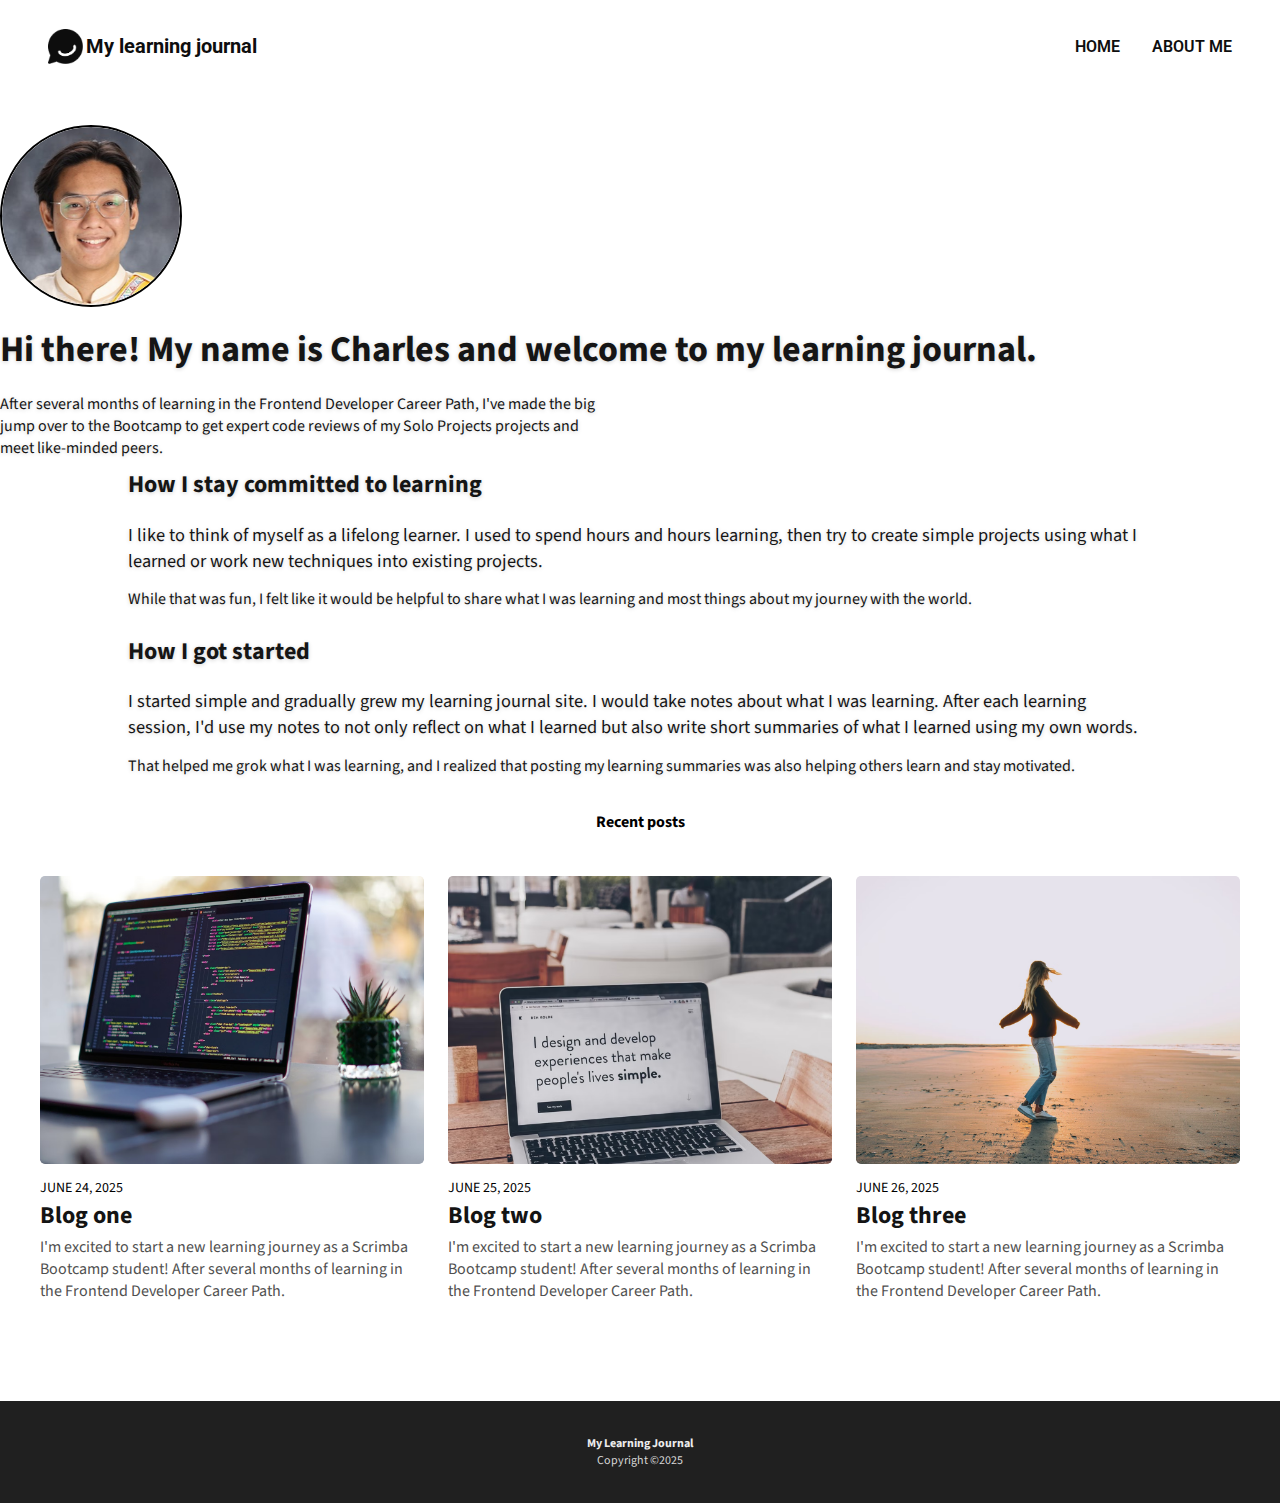
<file: aboutme.html>
<html>

<head>
    <title>My Learning Journal – About Me</title>
    <meta name="viewport" content="width=device-width, initial-scale=1">
    <link rel="stylesheet" href="style.css">
    <link rel="preconnect" href="https://fonts.googleapis.com">
    <link rel="preconnect" href="https://fonts.gstatic.com" crossorigin>
    <link
        href="https://fonts.googleapis.com/css2?family=Roboto:ital,wght@0,100..900;1,100..900&family=Source+Sans+3:ital,wght@0,200..900;1,200..900&display=swap"
        rel="stylesheet">
</head>


<body>

    <header>
        <div class="header-content">
            <a href="index.html" class="logo-container">
                <img class="logo-img" src="/images/logo.png" alt="Site logo.">
                <span class="logo-text">My learning journal</span>
            </a>

            <nav>
                <ul class="header-list">
                    <li><a href="index.html">HOME</a></li>
                    <li><a href="aboutme.html">ABOUT ME</a></li>
                </ul>
            </nav>
        </div>
    </header>


    <main>

        <article class="hero-blog blog-page-edit aboutme-page-edit">


            <div class="aboutme-flex-container">

                <img class="aboutme-photo" src="images/aboutme.png" alt="Cropped photo of Charles.">

                <div class="aboutme-text-container">
                    <h2 class="hero-title aboutme-title-edit">Hi there! My name is Charles and welcome to my
                        learning journal.</h2>
                    <p class="hero-text aboutme-desc-edit">After several months of learning in the Frontend
                        Developer
                        Career
                        Path, I've made
                        the
                        big jump over to
                        the Bootcamp to get expert code reviews of my Solo Projects projects and meet like-minded
                        peers.
                    </p>
                </div>

            </div>


            <div class="blog-page-center">

                <h3 class="hero-desc-title">How I stay committed to learning</h3>
                <p class="hero-desc">I like to think of myself as a lifelong learner. I used to spend hours and
                    hours
                    learning, then try
                    to create simple projects using what I learned or work new techniques into existing projects.
                </p>
                <p>While that was fun, I felt like it would be helpful to share what I was learning and most things
                    about my journey with the world.</p>

                <h3 class="hero-desc-title">How I got started</h3>
                <p class="hero-desc">I started simple and gradually grew my learning journal site. I would take
                    notes
                    about what I was
                    learning. After each learning session, I'd use my notes to not only reflect on what I learned
                    but
                    also write short summaries of what I learned using my own words.
                </p>
                <p>That helped me grok what I was learning, and I realized that posting my learning summaries was
                    also
                    helping others learn and stay motivated.</p>

            </div>

        </article>

        <span class="recent-posts">Recent posts</span>

        <div class="blog-grid-container">
            <article class="blog-container blog-one">
                <img src="/images/blog-image-01.png"
                    alt="Laptop with code on the screen with a background of a clear window" class="blog-image">
                <span class="blog-date">JUNE 24, 2025</span>
                <h2 class="blog-title">Blog one</h2>
                <p class="blog-text">I'm excited to start a new learning journey as a Scrimba Bootcamp student! After
                    several months of learning in the Frontend Developer Career Path.</p>
            </article>

            <article class="blog-container blog-two">
                <img src="/images/blog-image-02.png"
                    alt="Laptop with code on the screen with a background of a clear window" class="blog-image">
                <span class="blog-date">JUNE 25, 2025</span>
                <h2 class="blog-title">Blog two</h2>
                <p class="blog-text">I'm excited to start a new learning journey as a Scrimba Bootcamp student! After
                    several months of learning in the Frontend Developer Career Path.</p>
            </article>

            <article class="blog-container blog-three">
                <img src="/images/blog-image-03.png"
                    alt="Laptop with code on the screen with a background of a clear window" class="blog-image">
                <span class="blog-date">JUNE 26, 2025</span>
                <h2 class="blog-title">Blog three</h2>
                <p class="blog-text">I'm excited to start a new learning journey as a Scrimba Bootcamp student! After
                    several months of learning in the Frontend Developer Career Path.</p>
            </article>

        </div>

        <button class="view-more-btn blog-hidden">View More</button>

        <footer class="blog-margin">
            <span class="footer-text">My Learning Journal</span>
            <span class="footer-text-copyright">Copyright ©2025</span>
        </footer>

    </main>

</body>

</html>
</file>
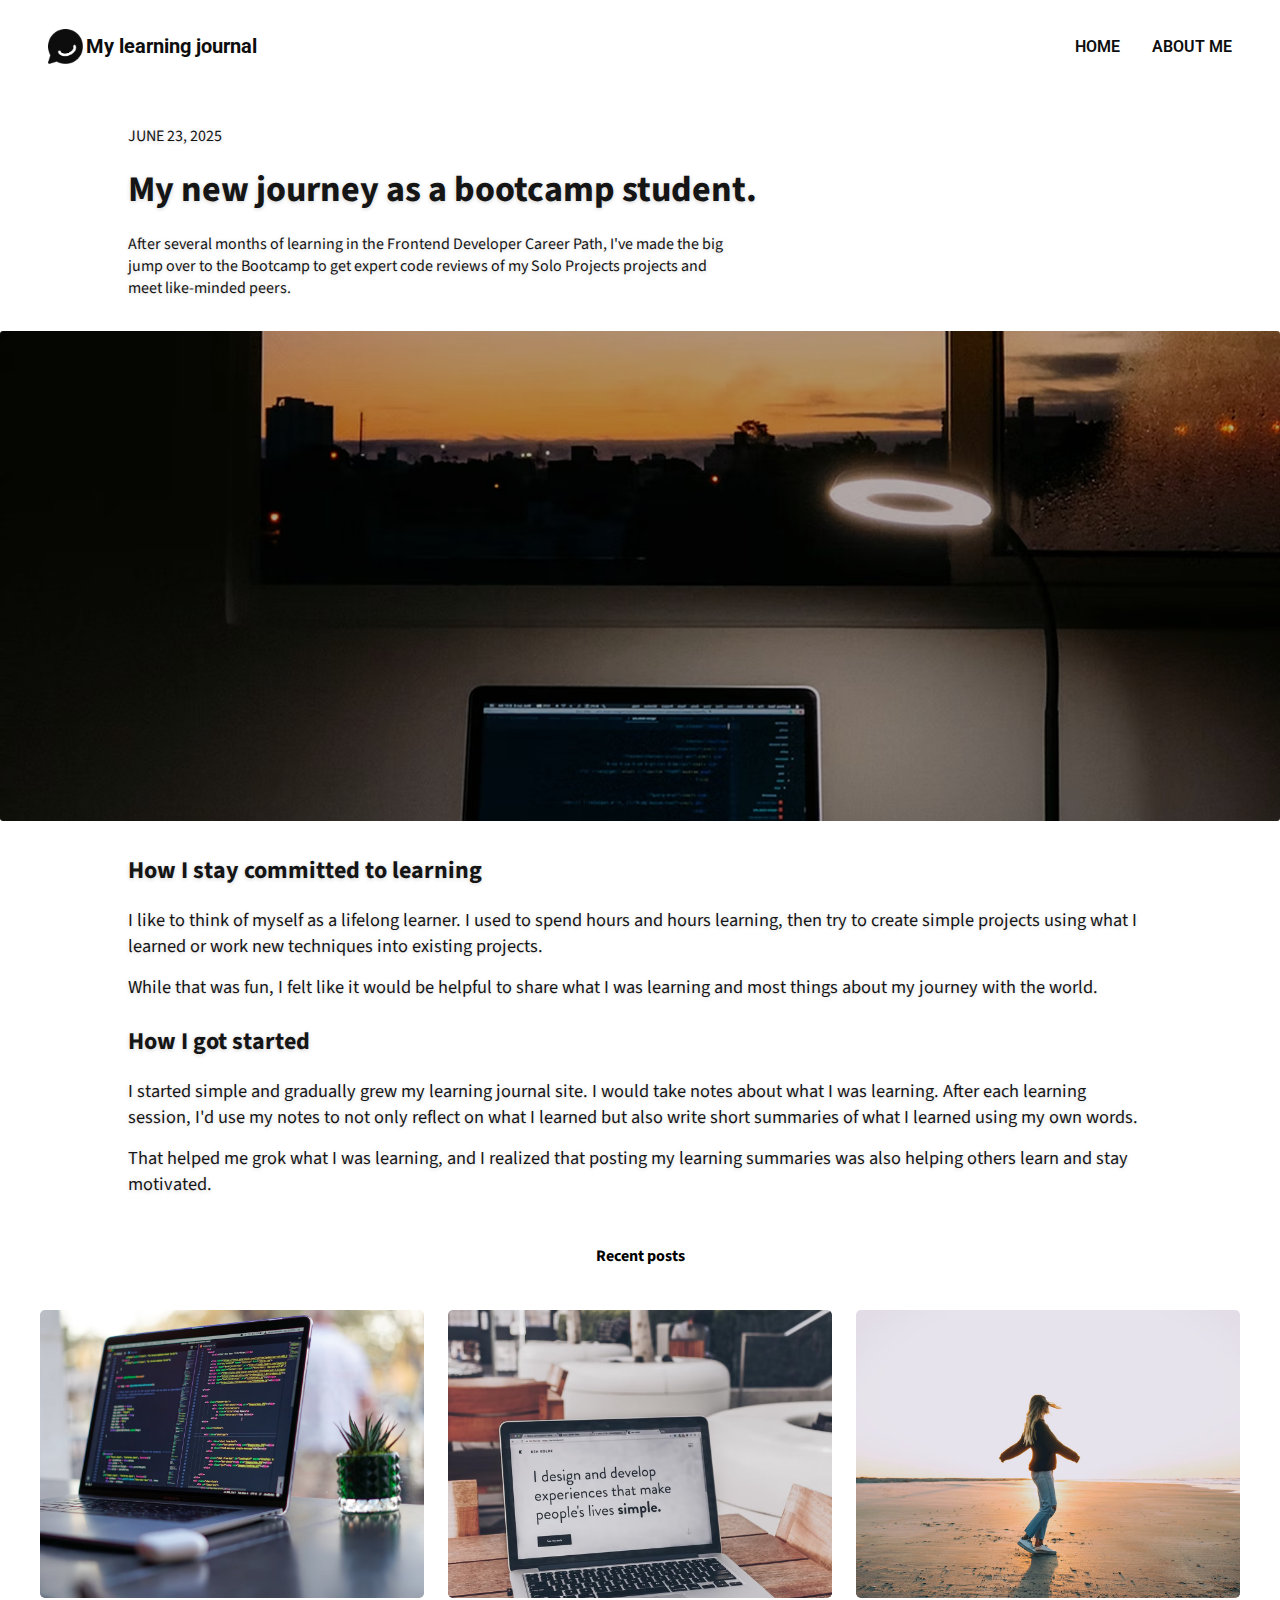
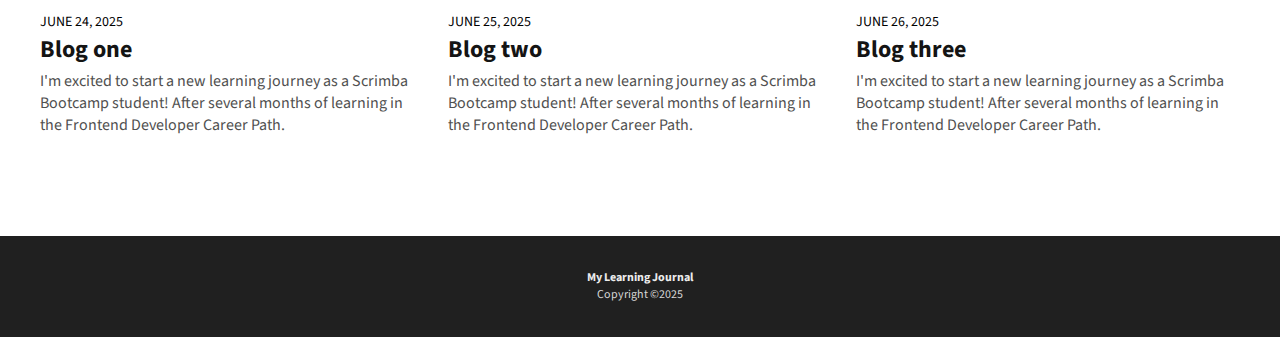
<file: blog.html>
<html>

<head>
    <title>My Learning Journal – Bootcamp Journey</title>
    <meta name="viewport" content="width=device-width, initial-scale=1">
    <link rel="stylesheet" href="style.css">
    <link rel="preconnect" href="https://fonts.googleapis.com">
    <link rel="preconnect" href="https://fonts.gstatic.com" crossorigin>
    <link
        href="https://fonts.googleapis.com/css2?family=Roboto:ital,wght@0,100..900;1,100..900&family=Source+Sans+3:ital,wght@0,200..900;1,200..900&display=swap"
        rel="stylesheet">
</head>

<body>

    <header>
        <div class="header-content">
            <a href="index.html" class="logo-container">
                <img class="logo-img" src="/images/logo.png" alt="Site logo.">
                <span class="logo-text">My learning journal</span>
            </a>

            <nav>
                <ul class="header-list">
                    <li><a href="index.html">HOME</a></li>
                    <li><a href="aboutme.html">ABOUT ME</a></li>
                </ul>
            </nav>
        </div>
    </header>


    <main>
        <a class="remove-deco" href="blog.html">

            <article class="hero-blog blog-page-edit">



                <div class="blog-page-center">

                    <span class="hero-date">JUNE 23, 2025</span>
                    <h2 class="hero-title">My new journey as a bootcamp student.</h2>
                    <p class="hero-text">After several months of learning in the Frontend Developer Career Path, I've
                        made
                        the
                        big jump over to
                        the Bootcamp to get expert code reviews of my Solo Projects projects and meet like-minded peers.
                    </p>


                </div>


                <img class="hero-blog-image blog-image-edit" src="images/blog-image-hero.png"
                    alt="Laptop with code on the screen sitting in a dark room.">


                <div class="blog-page-center">


                    <h3 class="hero-desc-title">How I stay committed to learning</h3>
                    <p class="hero-desc">I like to think of myself as a lifelong learner. I used to spend hours and
                        hours
                        learning, then try
                        to create simple projects using what I learned or work new techniques into existing projects.
                    </p>
                    <p class="hero-desc">While that was fun, I felt like it would be helpful to share what I was
                        learning and most things
                        about my journey with the world.</p>

                    <h3 class="hero-desc-title">How I got started</h3>
                    <p class="hero-desc">I started simple and gradually grew my learning journal site. I would take
                        notes
                        about what I was
                        learning. After each learning session, I'd use my notes to not only reflect on what I learned
                        but
                        also write short summaries of what I learned using my own words.
                    </p>
                    <p class="hero-desc">That helped me grok what I was learning, and I realized that posting my
                        learning summaries was
                        also
                        helping others learn and stay motivated.</p>


                </div>

            </article>
        </a>

        <span class="recent-posts">Recent posts</span>

        <div class="blog-grid-container">
            <article class="blog-container blog-one" tabindex="0">
                <img src="/images/blog-image-01.png"
                    alt="Laptop with code on the screen with a background of a clear window" class="blog-image">
                <span class="blog-date">JUNE 24, 2025</span>
                <h2 class="blog-title">Blog one</h2>
                <p class="blog-text">I'm excited to start a new learning journey as a Scrimba Bootcamp student! After
                    several months of learning in the Frontend Developer Career Path.</p>
            </article>

            <article class="blog-container blog-two" tabindex="0">
                <img src="/images/blog-image-02.png"
                    alt="Laptop with code on the screen with a background of a clear window" class="blog-image">
                <span class="blog-date">JUNE 25, 2025</span>
                <h2 class="blog-title">Blog two</h2>
                <p class="blog-text">I'm excited to start a new learning journey as a Scrimba Bootcamp student! After
                    several months of learning in the Frontend Developer Career Path.</p>
            </article>

            <article class="blog-container blog-three" tabindex="0">
                <img src="/images/blog-image-03.png"
                    alt="Laptop with code on the screen with a background of a clear window" class="blog-image">
                <span class="blog-date">JUNE 26, 2025</span>
                <h2 class="blog-title">Blog three</h2>
                <p class="blog-text">I'm excited to start a new learning journey as a Scrimba Bootcamp student! After
                    several months of learning in the Frontend Developer Career Path.</p>
            </article>

        </div>

        <button class="view-more-btn blog-hidden">View More</button>

        <footer class="blog-margin">
            <span class="footer-text">My Learning Journal</span>
            <span class="footer-text-copyright">Copyright ©2025</span>
        </footer>

    </main>

</body>

</html>
</file>
<file: style.css>
/* General Selectors */

* {
    margin: 0;
    padding: 0;
    box-sizing: border-box;
}

body {
    font-family: "Source Sans 3", sans-serif;
}

.remove-deco {
    text-decoration: none;
}

/* Header */

header {
    font-family: "Roboto", sans-serif;
}

.header-content {
    display: flex;
    align-items: center;
    justify-content: space-between;
    padding: 1em 1.4em;
}

header a {
    color: #0E0E0E;
    text-decoration: none;
    display: inline-block;
    transition: transform 0.05s;
}

header a:hover,
header a:active {
    color: #252525;
    transform: scale(1.02);
}

header a:active {
    transform: scale(1.06);
}

.logo-container {
    display: flex;
    align-items: center;
    gap: 0.2em;
    font-weight: bold;
    font-size: 0.875rem;
}

.logo-img {
    width: 1.50em;
    height: 1.50em;
}

.header-list {
    list-style-type: none;
    display: flex;
    gap: 3em;
    font-weight: 600;
    font-size: 0.75rem;
}

/* Main Content */

main {
    display: grid;
    grid-template-columns: 1fr;
}

/* Hero Blog */

.hero-blog {
    display: flex;
    flex-direction: column;
    justify-content: flex-end;
    background-image: url(/images/blog-image-hero.png);
    background-size: cover;
    background-position: center;
    color: white;
    gap: 0.5em;
    padding: 1.5em;
    min-height: 293px;
    transition: filter 0.2s, transform 0.2s;
}

.hero-blog:hover {
    filter: brightness(1.08);
    transform: scale(1.01);
    cursor: pointer;
}

.hero-blog * {
    text-shadow: 0 1px 4px rgba(0, 0, 0, 0.18);
}

/* Hero blog.html */
.blog-page-edit,
.hero-desc-title,
.hero-desc {
    color: #151515;
}

.blog-page-edit {
    background-image: none;
}



.blog-page-edit:hover {
    filter: none;
    transform: none;
    cursor: auto;
}

.hero-blog-image {
    margin: 1.5em 0;
    border-radius: 0.1875em;
    width: 100%;
    height: 190px;
    object-fit: cover;
    object-position: top;
}

.hero-desc-title,
.hero-desc {
    margin-bottom: 0.8em;
    font-size: 1rem;
}

.hero-desc {
    font-weight: 400;
}

.hero-desc-title:nth-of-type(2) {
    margin-top: 1em;
}

.recent-posts {
    margin-top: 1.5em;
    text-align: center;
    font-weight: bold;
    font-size: 1rem;
}

/* End Hero blog.html */

.hero-date {
    font-size: 0.75rem;
}

.hero-title {
    font-size: 2rem;
    line-height: 1;
}

/* aboutme.html edit */

.aboutme-photo {
    width: 100%;
    max-width: 182px;
    max-height: 182px;
    display: block;
    margin-bottom: 1.6em;
    border: 2px solid black;
    border-radius: 50%;
}

.aboutme-edit {
    font-size: 1rem;
    margin: 0.7em 0 2.4em 0;
}

.aboutme-hide-img {
    display: none;
}

/* end aboutme.html edit */

/* Main Blog */

.blog-container {
    transition:
        box-shadow 0.2s ease,
        transform 0.2s ease,
        border-bottom 0.2s;
}

.blog-container:hover {
    box-shadow: 0 4px 24px rgba(0, 0, 0, 0.10), 0 1.5px 6px rgba(0, 0, 0, 0.08);
    transform: translateY(-6px) scale(1.02);
    border-bottom: 2px solid #151515;
    background: #fafbfc;
    cursor: pointer;
}

.blog-image {
    width: 100%;
    border-radius: 0.3em;
    margin-bottom: 0.875em;
}

.blog-date {
    font-size: 0.875rem;
}

.blog-title {
    color: #141414;
    font-weight: bold;
    font-size: 1.5rem;
    margin-bottom: 0.13em;
}

.blog-text {
    color: #505050;
    font-size: 1rem;
}

/* Main Blog Grid */

.blog-grid-container {
    display: grid;
    grid-template-columns: 1.2em 1fr 1.2em;
    grid-template-areas:
        "... ... ..."
        "... one ..."
        "... two ..."
        "... thr ...";
    gap: 2em 0em;
}

.blog-one {
    grid-area: one;
}

.blog-two {
    grid-area: two;
}

.blog-three {
    grid-area: thr;
}

.extra-blog {
    display: none;
}

.view-more-btn {
    /* display: block; */
    margin: 2em auto;
    border: none;
    background: none;
    text-decoration: underline;
    color: black;
    font-weight: bold;
    transition: filter 0.1s, transform 0.1s;
}

.view-more-btn:hover {
    /* filter: brightness(1.08); */
    transform: scale(1.01);
    cursor: pointer;
}

/* view more blog.html hidden */

.blog-hidden {
    display: none;
}

/* end */

/* Footer */

/* add margin blog.html */

.blog-margin {
    margin-top: 3.5em;
}

/* end */

footer {
    display: flex;
    flex-direction: column;
    align-items: center;
    padding: 2.1em 0;
    background-color: #202020;
    color: #ECECEC;
}

.footer-text,
.footer-text-copyright {
    font-size: 0.75rem;
}

.footer-text {
    font-weight: bold;
}

.footer-text-copyright {
    color: #D7D7D7;
}

/* Media Queries */



@media (min-width: 650px) {

    /* Index.html media query */

    .header-content {
        padding: 1.8em 3em;
    }

    .header-list {
        font-size: 1rem;
        gap: 2em;
    }

    .logo-img {
        width: 2.5em;
        height: 2.5em;
    }

    .logo-text {
        font-size: 1.25rem;
    }

    .hero-blog {
        min-height: 480px;
        padding: 0 0 3em 3em;
        margin-bottom: 0.6em;
    }

    .hero-text {
        max-width: 600px;
    }

    .extra-blog {
        display: block;
    }

    .blog-four {
        grid-area: fou;
    }

    .blog-five {
        grid-area: fiv;
    }

    .blog-six {
        grid-area: six;
    }

    .blog-grid-container {

        grid-template-columns: 1em repeat(3, 1fr) 1em;
        grid-template-areas:
            "... ... ... ... ..."
            "... one two thr ..."
            "... fou fiv six ...";
        gap: 2.7em 1.5em;
    }

    .view-more-btn {
        margin: 3.5em 0;
    }

    /* index.html end */


    /* blog.html media query */



    .blog-page-edit {
        margin-top: 2em;

        padding: 0;
    }

    .blog-page-center {
        width: 80%;
        margin: 0 auto;


    }

    .hero-date,
    .hero-text {
        font-size: 1rem;
    }

    .hero-desc-title {
        font-size: 1.5rem;
    }

    .hero-desc {
        font-size: 1.144rem;
    }

    .hero-title {
        font-size: 2.25rem;
        margin: 0.7em 0;
    }

    .blog-image-container {
        padding: 0 2.5em;
    }

    .blog-image-edit {
        width: 100%;
        height: 100%;
        max-height: 490px;
        display: block;
        border-radius: 0.20em;
    }

    /* blog.html end */

}
</file>
